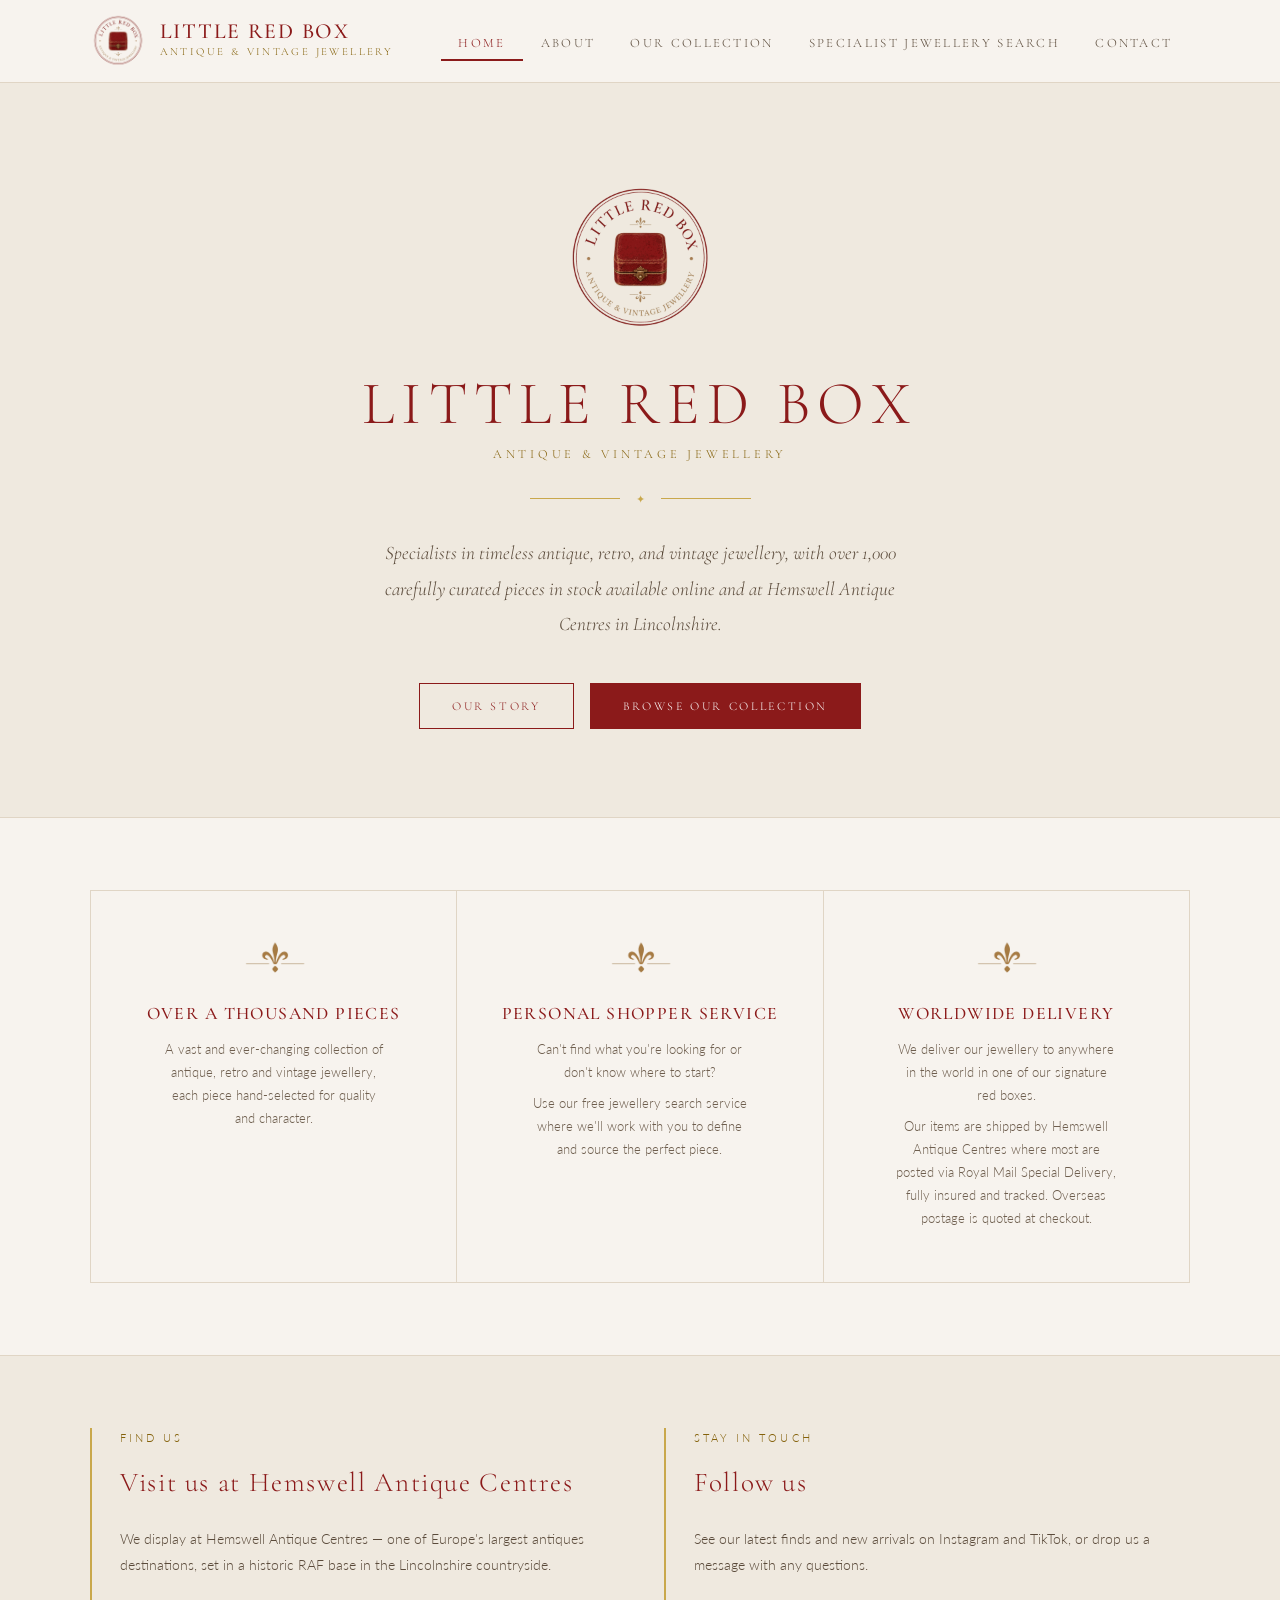
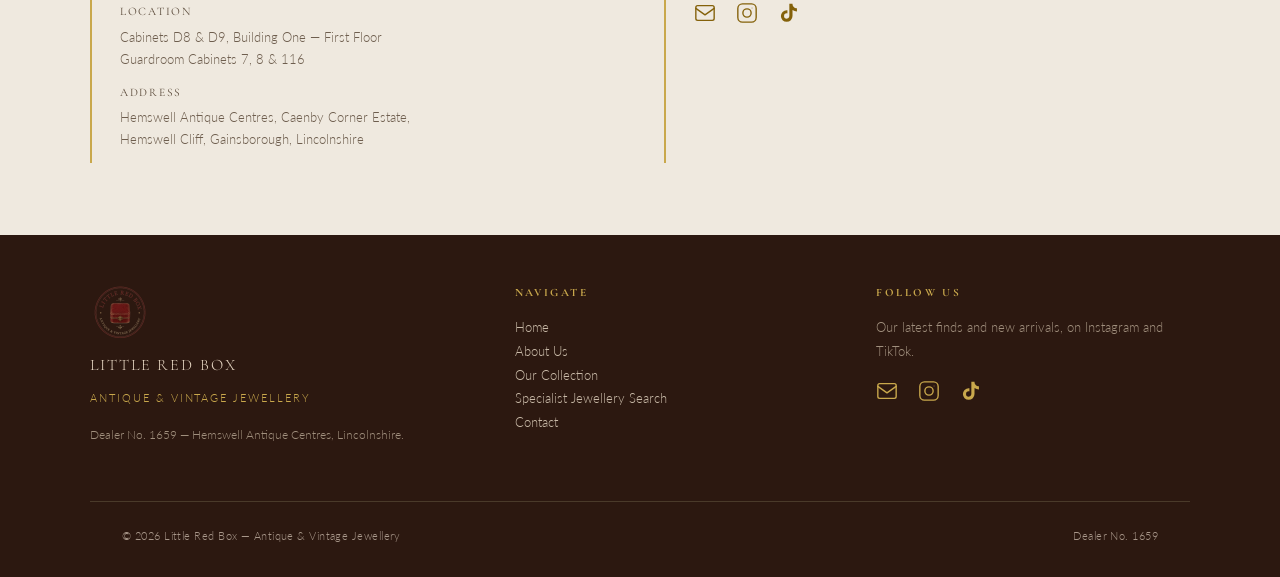
<file: index.html>
<!DOCTYPE html>
<html lang="en-GB">
<head>
  <meta charset="UTF-8">
  <meta name="viewport" content="width=device-width, initial-scale=1.0">
  <title>Little Red Box — Antique &amp; Vintage Jewellery</title>
  <meta name="description" content="Antique, retro and vintage jewellery specialists with over 1,000 hand-picked pieces, available online and at Hemswell Antique Centres, Lincolnshire.">
  <link rel="canonical" href="https://littleredbox.co.uk/">
  <meta name="theme-color" content="#F7F3EE">
  <link rel="icon" type="image/png" sizes="32x32" href="assets/favicon-32.png">
  <link rel="apple-touch-icon" href="assets/apple-touch-icon.png">

  <meta property="og:type" content="website">
  <meta property="og:site_name" content="Little Red Box">
  <meta property="og:locale" content="en_GB">
  <meta property="og:title" content="Little Red Box — Antique &amp; Vintage Jewellery">
  <meta property="og:description" content="Antique, retro and vintage jewellery specialists with over 1,000 hand-picked pieces, available online and at Hemswell Antique Centres, Lincolnshire.">
  <meta property="og:url" content="https://littleredbox.co.uk/">
  <meta property="og:image" content="https://littleredbox.co.uk/assets/og-image.jpg">
  <meta property="og:image:width" content="1200">
  <meta property="og:image:height" content="630">
  <meta property="og:image:alt" content="Little Red Box — Antique &amp; Vintage Jewellery logo">
  <meta name="twitter:card" content="summary_large_image">

  <script type="application/ld+json">
  {
    "@context": "https://schema.org",
    "@type": "JewelryStore",
    "name": "Little Red Box",
    "description": "Antique, retro and vintage jewellery specialists.",
    "url": "https://littleredbox.co.uk/",
    "logo": "https://littleredbox.co.uk/assets/logo.png",
    "image": "https://littleredbox.co.uk/assets/og-image.jpg",
    "address": {
      "@type": "PostalAddress",
      "streetAddress": "Hemswell Antique Centres, Caenby Corner Estate, Hemswell Cliff",
      "addressLocality": "Gainsborough",
      "addressRegion": "Lincolnshire",
      "postalCode": "DN21 5TJ",
      "addressCountry": "GB"
    },
    "sameAs": [
      "https://www.instagram.com/little.red.box.jewellery/",
      "https://www.tiktok.com/@little.red.box.jewellery"
    ]
  }
  </script>
  <link rel="preconnect" href="https://fonts.googleapis.com">
  <link rel="preconnect" href="https://fonts.gstatic.com" crossorigin>
  <link href="https://fonts.googleapis.com/css2?family=Cormorant+Garamond:ital,wght@0,300;0,400;0,500;0,600;1,300;1,400;1,500&family=Lato:wght@300;400&display=swap" rel="stylesheet">
  <link rel="stylesheet" href="styles.css">
  <style>
    /* ── HOME-SPECIFIC ── */
    .hero {
      background-color: var(--parchment);
      border-bottom: 1px solid var(--border);
      text-align: center;
      padding: 6rem 2rem 5.5rem;
      display: flex;
      flex-direction: column;
      align-items: center;
    }

    .hero-logo {
      height: 160px;
      width: 160px;
      object-fit: contain;
      margin-bottom: 2rem;
    }

    .hero h1 {
      font-family: 'Cormorant Garamond', serif;
      font-size: clamp(2.2rem, 6vw, 3.8rem);
      font-weight: 300;
      color: var(--crimson);
      letter-spacing: 0.12em;
      text-transform: uppercase;
      line-height: 1.1;
      margin-bottom: 0.4rem;
    }

    .hero-sub {
      font-family: 'Cormorant Garamond', serif;
      font-size: 0.78rem;
      letter-spacing: 0.3em;
      text-transform: uppercase;
      color: var(--gold);
      margin-bottom: 1.5rem;
    }

    .hero-ornament {
      display: flex;
      align-items: center;
      gap: 1rem;
      color: var(--gold-l);
      margin-bottom: 1.75rem;
    }

    .hero-ornament::before,
    .hero-ornament::after {
      content: '';
      display: block;
      width: 90px;
      height: 1px;
      background-color: var(--gold-l);
    }

    .hero-ornament span { font-size: 0.7rem; }

    .hero-lead {
      font-family: 'Cormorant Garamond', serif;
      font-style: italic;
      font-size: clamp(1.05rem, 2.5vw, 1.2rem);
      color: var(--text-mid);
      max-width: 520px;
      line-height: 1.85;
      margin-bottom: 2.5rem;
    }

    .hero-cta {
      display: flex;
      gap: 1rem;
      flex-wrap: wrap;
      justify-content: center;
    }

    /* ── PILLARS ── */
    .pillars {
      padding: 4.5rem 2rem;
      border-bottom: 1px solid var(--border);
    }

    .pillars-grid {
      max-width: 1100px;
      margin: 0 auto;
      display: grid;
      grid-template-columns: repeat(3, 1fr);
      gap: 1px;
      background-color: var(--border);
      border: 1px solid var(--border);
    }

    .pillar {
      background-color: var(--cream);
      text-align: center;
      padding: 2.75rem 2rem;
    }

    .pillar-icon {
      width: 64px;
      height: auto;
      margin: 0 auto 1rem;
      display: block;
    }

    .pillar h2 {
      font-family: 'Cormorant Garamond', serif;
      font-size: 1.1rem;
      font-weight: 500;
      letter-spacing: 0.08em;
      text-transform: uppercase;
      color: var(--crimson);
      margin-bottom: 0.6rem;
    }

    .pillar p {
      font-size: 0.82rem;
      color: var(--text-light);
      line-height: 1.75;
      max-width: 220px;
      margin: 0 auto 0.5rem;
    }

    /* ── VISIT ── */
    .visit-section {
      padding: 4.5rem 2rem;
      background-color: var(--parchment);
    }

    .visit-inner {
      max-width: 1100px;
      margin: 0 auto;
      display: grid;
      grid-template-columns: 1fr 1fr;
      gap: 3rem;
    }

    .visit-card {
      border-left: 2px solid var(--gold-l);
      padding-left: 1.75rem;
    }

    .visit-card .eyebrow {
      font-size: 0.68rem;
      letter-spacing: 0.28em;
      text-transform: uppercase;
      color: var(--gold);
      margin-bottom: 0.75rem;
    }

    .visit-card h2 {
      font-family: 'Cormorant Garamond', serif;
      font-size: clamp(1.3rem, 2.4vw, 1.7rem);
      font-weight: 300;
      color: var(--crimson);
      letter-spacing: 0.06em;
      margin-bottom: 1.25rem;
    }

    .visit-card p {
      font-size: 0.88rem;
      color: var(--text-mid);
      line-height: 1.85;
      margin-bottom: 1.5rem;
    }

    .visit-details p {
      font-size: 0.82rem;
      color: var(--text-light);
      line-height: 1.7;
      margin-bottom: 0.75rem;
    }

    .visit-details strong {
      font-weight: 400;
      color: var(--text-mid);
      display: block;
      font-family: 'Cormorant Garamond', serif;
      font-size: 0.72rem;
      letter-spacing: 0.15em;
      text-transform: uppercase;
      margin-bottom: 0.25rem;
    }

    @media (max-width: 820px) {
      .pillars-grid { grid-template-columns: 1fr; }
      .visit-inner { grid-template-columns: 1fr; gap: 2.5rem; }
    }
  </style>
</head>
<body>

  <!-- ══ HEADER ══ -->
  <header class="site-header">
    <div class="header-inner">
      <a href="./" class="header-logo">
        <img src="assets/logo.png" alt="Little Red Box">
        <div class="header-logo-text">
          <span class="brand">Little Red Box</span>
          <span class="tagline">Antique &amp; Vintage Jewellery</span>
        </div>
      </a>
      <button class="nav-toggle" aria-label="Menu" aria-expanded="false" aria-controls="site-nav"><span></span><span></span><span></span></button>
      <nav id="site-nav" aria-label="Main">
        <ul class="header-nav">
          <li><a href="./" class="active" aria-current="page">Home</a></li>
          <li><a href="about">About</a></li>
          <li><a href="collection" class="nav-collection">Our Collection</a></li>
          <li><a href="search">Specialist Jewellery Search</a></li>
          <li><a href="contact">Contact</a></li>
        </ul>
      </nav>
    </div>
  </header>

  <!-- ══ MAIN ══ -->
  <main>

    <!-- Hero -->
    <section class="hero">
      <img src="assets/logo.png" alt="Little Red Box" class="hero-logo">
      <h1>Little Red Box</h1>
      <p class="hero-sub">Antique &amp; Vintage Jewellery</p>
      <div class="hero-ornament"><span>&#10022;</span></div>
      <p class="hero-lead">Specialists in timeless antique, retro, and vintage jewellery, with over 1,000 carefully curated pieces in stock available online and at Hemswell Antique Centres in Lincolnshire.</p>
      <div class="hero-cta">
        <a href="about" class="btn btn-outline">Our Story</a>
        <a href="collection" class="btn btn-primary">Browse Our Collection</a>
      </div>
    </section>

    <!-- Pillars -->
    <section class="pillars">
      <div class="pillars-grid">
        <div class="pillar">
          <img src="assets/icon.png" alt="" class="pillar-icon">
          <h2>Over A Thousand Pieces</h2>
          <p>A vast and ever-changing collection of antique, retro and vintage jewellery, each piece hand-selected for quality and character.</p>
        </div>
        <div class="pillar">
          <img src="assets/icon.png" alt="" class="pillar-icon">
          <h2>Personal Shopper Service</h2>
          <p>Can't find what you're looking for or don't know where to start?</p>
          <p>Use our free jewellery search service where we'll work with you to define and source the perfect piece.</p>
        </div>
        <div class="pillar">
          <img src="assets/icon.png" alt="" class="pillar-icon">
          <h2>Worldwide Delivery</h2>
          <p>We deliver our jewellery to anywhere in the world in one of our signature red boxes.</p>
          <p>Our items are shipped by Hemswell Antique Centres where most are posted via Royal Mail Special Delivery, fully insured and tracked. Overseas postage is quoted at checkout.</p>
        </div>
      </div>
    </section>

    <!-- Visit -->
    <section class="visit-section">
      <div class="visit-inner">
        <div class="visit-card">
          <p class="eyebrow">Find Us</p>
          <h2>Visit us at Hemswell Antique Centres</h2>
          <p>We display at Hemswell Antique Centres — one of Europe's largest antiques destinations, set in a historic RAF base in the Lincolnshire countryside.</p>
          <div class="visit-details">
            <p><strong>Location</strong>Cabinets D8 &amp; D9, Building One — First Floor<br>Guardroom Cabinets 7, 8 &amp; 116</p>
            <p><strong>Address</strong>Hemswell Antique Centres, Caenby Corner Estate,<br>Hemswell Cliff, Gainsborough, Lincolnshire</p>
          </div>
        </div>
        <div class="visit-card">
          <p class="eyebrow">Stay in Touch</p>
          <h2>Follow us</h2>
          <p>See our latest finds and new arrivals on Instagram and TikTok, or drop us a message with any questions.</p>
          <div class="social-links">
            <a href="contact" aria-label="Contact us">
              <svg xmlns="http://www.w3.org/2000/svg" viewBox="0 0 24 24" fill="none" stroke="currentColor" stroke-width="1.5" stroke-linecap="round" stroke-linejoin="round"><rect x="2" y="4" width="20" height="16" rx="2"/><path d="M2 7l10 7 10-7"/></svg>
            </a>
            <a href="https://www.instagram.com/little.red.box.jewellery?igsh=c3V3YnBmN3FnaTFx" target="_blank" rel="noopener" aria-label="Instagram (opens in new tab)">
              <svg xmlns="http://www.w3.org/2000/svg" viewBox="0 0 24 24" fill="none" stroke="currentColor" stroke-width="1.5" stroke-linecap="round" stroke-linejoin="round"><rect x="2" y="2" width="20" height="20" rx="5" ry="5"/><circle cx="12" cy="12" r="4.5"/><circle cx="17.5" cy="6.5" r="0.5" fill="currentColor" stroke="none"/></svg>
            </a>
            <a href="https://www.tiktok.com/@little.red.box.jewellery?_r=1&_t=ZN-96BzA6Npfcc" target="_blank" rel="noopener" aria-label="TikTok (opens in new tab)">
              <svg xmlns="http://www.w3.org/2000/svg" viewBox="0 0 24 24" fill="currentColor"><path d="M19.59 6.69a4.83 4.83 0 01-3.77-4.25V2h-3.45v13.67a2.89 2.89 0 01-2.88 2.5 2.89 2.89 0 01-2.89-2.89 2.89 2.89 0 012.89-2.89c.28 0 .54.04.79.1V9.01a6.27 6.27 0 00-.79-.05 6.34 6.34 0 00-6.34 6.34 6.34 6.34 0 006.34 6.34 6.34 6.34 0 006.33-6.34V8.77a8.27 8.27 0 004.84 1.55V6.88a4.85 4.85 0 01-1.07-.19z"/></svg>
            </a>
          </div>
        </div>
      </div>
    </section>

  </main>

  <!-- ══ FOOTER ══ -->
  <footer class="site-footer">
    <div class="footer-inner">
      <div class="footer-logo-col">
        <img src="assets/logo.png" alt="Little Red Box">
        <span class="f-brand">Little Red Box</span>
        <span class="f-tag">Antique &amp; Vintage Jewellery</span>
        <p class="f-copy">Dealer No. 1659 — Hemswell Antique Centres, Lincolnshire.</p>
      </div>
      <div class="footer-col">
        <h2>Navigate</h2>
        <p>
          <a href="./" aria-current="page">Home</a><br>
          <a href="about">About Us</a><br>
          <a href="collection">Our Collection</a><br>
          <a href="search">Specialist Jewellery Search</a><br>
          <a href="contact">Contact</a>
        </p>
      </div>
      <div class="footer-col">
        <h2>Follow Us</h2>
        <p>Our latest finds and new arrivals, on Instagram and TikTok.</p>
        <div class="social-links">
          <a href="contact" aria-label="Contact us">
            <svg xmlns="http://www.w3.org/2000/svg" viewBox="0 0 24 24" fill="none" stroke="currentColor" stroke-width="1.5" stroke-linecap="round" stroke-linejoin="round"><rect x="2" y="4" width="20" height="16" rx="2"/><path d="M2 7l10 7 10-7"/></svg>
          </a>
          <a href="https://www.instagram.com/little.red.box.jewellery?igsh=c3V3YnBmN3FnaTFx" target="_blank" rel="noopener" aria-label="Instagram (opens in new tab)">
            <svg xmlns="http://www.w3.org/2000/svg" viewBox="0 0 24 24" fill="none" stroke="currentColor" stroke-width="1.5" stroke-linecap="round" stroke-linejoin="round"><rect x="2" y="2" width="20" height="20" rx="5" ry="5"/><circle cx="12" cy="12" r="4.5"/><circle cx="17.5" cy="6.5" r="0.5" fill="currentColor" stroke="none"/></svg>
          </a>
          <a href="https://www.tiktok.com/@little.red.box.jewellery?_r=1&_t=ZN-96BzA6Npfcc" target="_blank" rel="noopener" aria-label="TikTok (opens in new tab)">
            <svg xmlns="http://www.w3.org/2000/svg" viewBox="0 0 24 24" fill="currentColor"><path d="M19.59 6.69a4.83 4.83 0 01-3.77-4.25V2h-3.45v13.67a2.89 2.89 0 01-2.88 2.5 2.89 2.89 0 01-2.89-2.89 2.89 2.89 0 012.89-2.89c.28 0 .54.04.79.1V9.01a6.27 6.27 0 00-.79-.05 6.34 6.34 0 00-6.34 6.34 6.34 6.34 0 006.34 6.34 6.34 6.34 0 006.33-6.34V8.77a8.27 8.27 0 004.84 1.55V6.88a4.85 4.85 0 01-1.07-.19z"/></svg>
          </a>
        </div>
      </div>
    </div>
    <div class="footer-bottom container">
      <span>© 2026 Little Red Box — Antique &amp; Vintage Jewellery</span>
      <span>Dealer No. 1659</span>
    </div>
  </footer>

  <script src="main.js"></script>
</body>
</html>
</file>
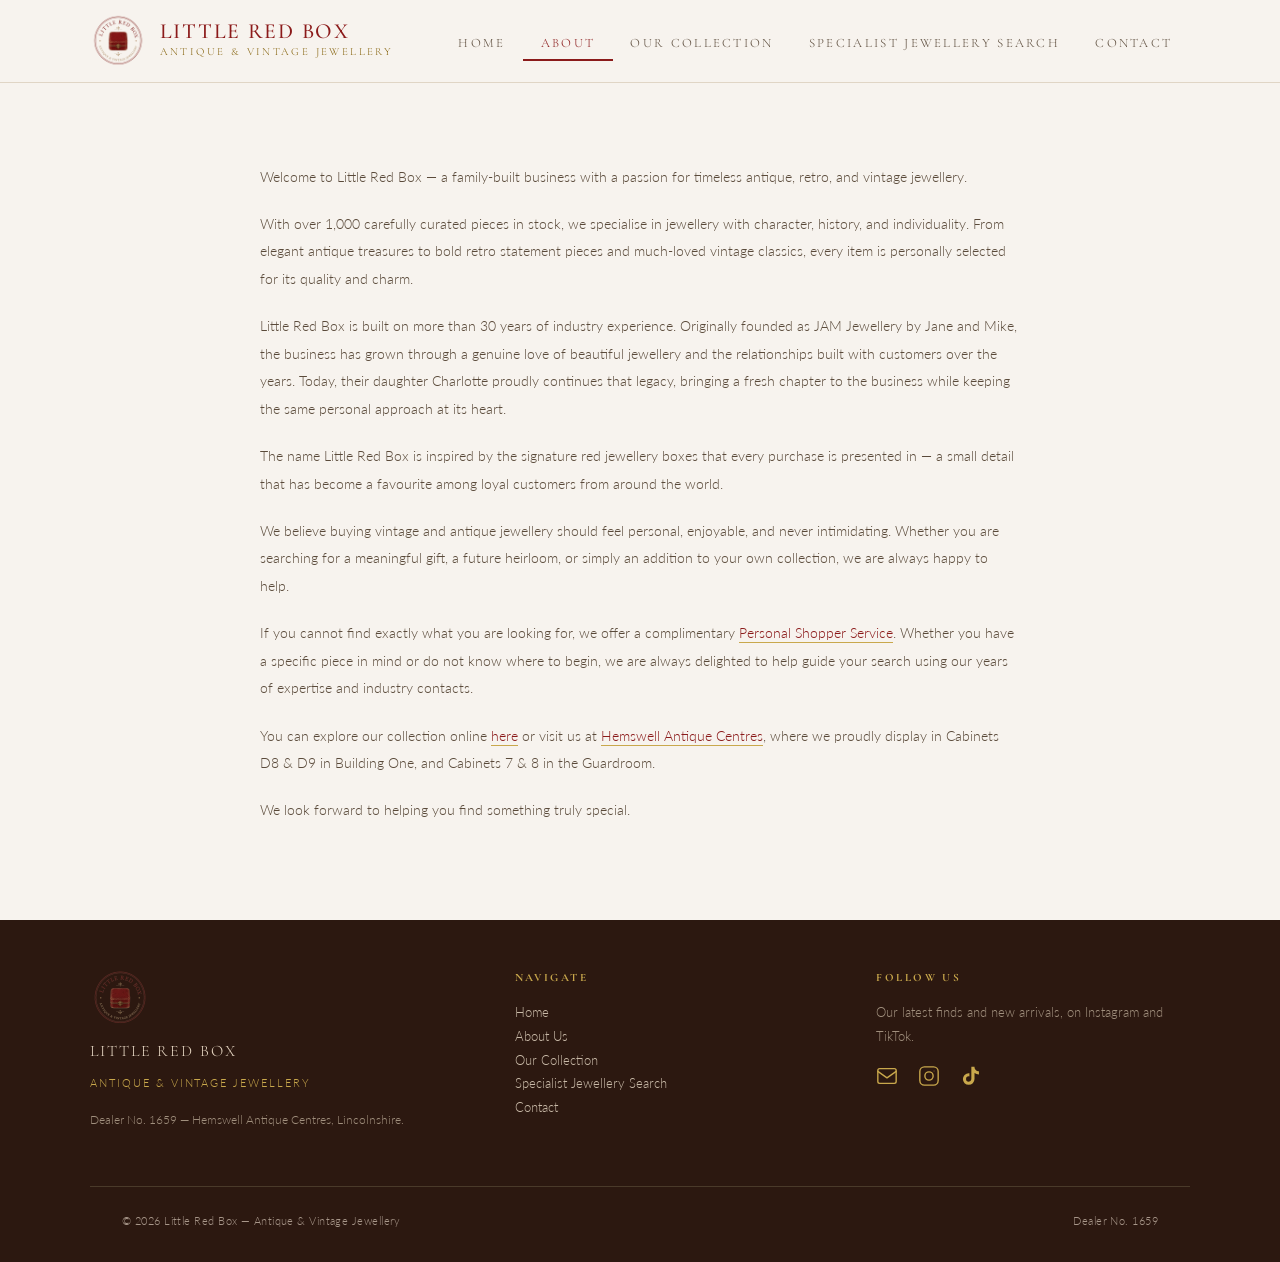
<file: about.html>
<!DOCTYPE html>
<html lang="en-GB">
<head>
  <meta charset="UTF-8">
  <meta name="viewport" content="width=device-width, initial-scale=1.0">
  <title>About Us — Little Red Box</title>
  <meta name="description" content="Little Red Box is a family jewellery business built on over 30 years&#x27; experience, specialising in antique, retro and vintage pieces with character and history.">
  <link rel="canonical" href="https://littleredbox.co.uk/about">
  <meta name="theme-color" content="#F7F3EE">
  <link rel="icon" type="image/png" sizes="32x32" href="assets/favicon-32.png">
  <link rel="apple-touch-icon" href="assets/apple-touch-icon.png">

  <meta property="og:type" content="website">
  <meta property="og:site_name" content="Little Red Box">
  <meta property="og:locale" content="en_GB">
  <meta property="og:title" content="About Us — Little Red Box">
  <meta property="og:description" content="Little Red Box is a family jewellery business built on over 30 years&#x27; experience, specialising in antique, retro and vintage pieces with character and history.">
  <meta property="og:url" content="https://littleredbox.co.uk/about">
  <meta property="og:image" content="https://littleredbox.co.uk/assets/og-image.jpg">
  <meta property="og:image:width" content="1200">
  <meta property="og:image:height" content="630">
  <meta property="og:image:alt" content="Little Red Box — Antique &amp; Vintage Jewellery logo">
  <meta name="twitter:card" content="summary_large_image">
  <link rel="preconnect" href="https://fonts.googleapis.com">
  <link rel="preconnect" href="https://fonts.gstatic.com" crossorigin>
  <link href="https://fonts.googleapis.com/css2?family=Cormorant+Garamond:ital,wght@0,300;0,400;0,500;0,600;1,300;1,400;1,500&family=Lato:wght@300;400&display=swap" rel="stylesheet">
  <link rel="stylesheet" href="styles.css">
  <style>
    /* ── ABOUT-SPECIFIC ── */
    .about-section {
      padding: 5rem 2rem 6rem;
    }

    .about-copy {
      max-width: 760px;
      margin: 0 auto;
    }

    .about-copy p {
      font-size: 0.88rem;
      color: var(--text-mid);
      line-height: 1.95;
      margin-bottom: 1.25rem;
    }

    .about-copy p:last-child { margin-bottom: 0; }

    .about-copy a {
      color: var(--crimson);
      text-decoration: none;
      border-bottom: 1px solid var(--gold-l);
      padding-bottom: 1px;
      transition: color 0.2s, border-color 0.2s;
    }

    .about-copy a:hover {
      color: var(--gold);
      border-bottom-color: var(--gold);
    }

  </style>
</head>
<body>

  <!-- ══ HEADER ══ -->
  <header class="site-header">
    <div class="header-inner">
      <a href="./" class="header-logo">
        <img src="assets/logo.png" alt="Little Red Box">
        <div class="header-logo-text">
          <span class="brand">Little Red Box</span>
          <span class="tagline">Antique &amp; Vintage Jewellery</span>
        </div>
      </a>
      <button class="nav-toggle" aria-label="Menu" aria-expanded="false" aria-controls="site-nav"><span></span><span></span><span></span></button>
      <nav id="site-nav" aria-label="Main">
        <ul class="header-nav">
          <li><a href="./">Home</a></li>
          <li><a href="about" class="active" aria-current="page">About</a></li>
          <li><a href="collection" class="nav-collection">Our Collection</a></li>
          <li><a href="search">Specialist Jewellery Search</a></li>
          <li><a href="contact">Contact</a></li>
        </ul>
      </nav>
    </div>
  </header>

  <!-- ══ MAIN ══ -->
  <main>

    <!-- Main about content -->
    <section class="about-section">
      <div class="about-copy">

        <p>Welcome to Little Red Box — a family-built business with a passion for timeless antique, retro, and vintage jewellery.</p>

        <p>With over 1,000 carefully curated pieces in stock, we specialise in jewellery with character, history, and individuality. From elegant antique treasures to bold retro statement pieces and much-loved vintage classics, every item is personally selected for its quality and charm.</p>

        <p>Little Red Box is built on more than 30 years of industry experience. Originally founded as JAM Jewellery by Jane and Mike, the business has grown through a genuine love of beautiful jewellery and the relationships built with customers over the years. Today, their daughter Charlotte proudly continues that legacy, bringing a fresh chapter to the business while keeping the same personal approach at its heart.</p>

        <p>The name Little Red Box is inspired by the signature red jewellery boxes that every purchase is presented in — a small detail that has become a favourite among loyal customers from around the world.</p>

        <p>We believe buying vintage and antique jewellery should feel personal, enjoyable, and never intimidating. Whether you are searching for a meaningful gift, a future heirloom, or simply an addition to your own collection, we are always happy to help.</p>

        <p>If you cannot find exactly what you are looking for, we offer a complimentary <a href="search">Personal Shopper Service</a>. Whether you have a specific piece in mind or do not know where to begin, we are always delighted to help guide your search using our years of expertise and industry contacts.</p>

        <p>You can explore our collection online <a href="collection">here</a> or visit us at <a href="contact">Hemswell Antique Centres</a>, where we proudly display in Cabinets D8 &amp; D9 in Building One, and Cabinets 7 &amp; 8 in the Guardroom.</p>

        <p>We look forward to helping you find something truly special.</p>

      </div>
    </section>

  </main>

  <!-- ══ FOOTER ══ -->
  <footer class="site-footer">
    <div class="footer-inner">
      <div class="footer-logo-col">
        <img src="assets/logo.png" alt="Little Red Box">
        <span class="f-brand">Little Red Box</span>
        <span class="f-tag">Antique &amp; Vintage Jewellery</span>
        <p class="f-copy">Dealer No. 1659 — Hemswell Antique Centres, Lincolnshire.</p>
      </div>
      <div class="footer-col">
        <h2>Navigate</h2>
        <p>
          <a href="./">Home</a><br>
          <a href="about" aria-current="page">About Us</a><br>
          <a href="collection">Our Collection</a><br>
          <a href="search">Specialist Jewellery Search</a><br>
          <a href="contact">Contact</a>
        </p>
      </div>
      <div class="footer-col">
        <h2>Follow Us</h2>
        <p>Our latest finds and new arrivals, on Instagram and TikTok.</p>
        <div class="social-links">
          <a href="contact" aria-label="Contact us">
            <svg xmlns="http://www.w3.org/2000/svg" viewBox="0 0 24 24" fill="none" stroke="currentColor" stroke-width="1.5" stroke-linecap="round" stroke-linejoin="round"><rect x="2" y="4" width="20" height="16" rx="2"/><path d="M2 7l10 7 10-7"/></svg>
          </a>
          <a href="https://www.instagram.com/little.red.box.jewellery?igsh=c3V3YnBmN3FnaTFx" target="_blank" rel="noopener" aria-label="Instagram (opens in new tab)">
            <svg xmlns="http://www.w3.org/2000/svg" viewBox="0 0 24 24" fill="none" stroke="currentColor" stroke-width="1.5" stroke-linecap="round" stroke-linejoin="round"><rect x="2" y="2" width="20" height="20" rx="5" ry="5"/><circle cx="12" cy="12" r="4.5"/><circle cx="17.5" cy="6.5" r="0.5" fill="currentColor" stroke="none"/></svg>
          </a>
          <a href="https://www.tiktok.com/@little.red.box.jewellery?_r=1&_t=ZN-96BzA6Npfcc" target="_blank" rel="noopener" aria-label="TikTok (opens in new tab)">
            <svg xmlns="http://www.w3.org/2000/svg" viewBox="0 0 24 24" fill="currentColor"><path d="M19.59 6.69a4.83 4.83 0 01-3.77-4.25V2h-3.45v13.67a2.89 2.89 0 01-2.88 2.5 2.89 2.89 0 01-2.89-2.89 2.89 2.89 0 012.89-2.89c.28 0 .54.04.79.1V9.01a6.27 6.27 0 00-.79-.05 6.34 6.34 0 00-6.34 6.34 6.34 6.34 0 006.34 6.34 6.34 6.34 0 006.33-6.34V8.77a8.27 8.27 0 004.84 1.55V6.88a4.85 4.85 0 01-1.07-.19z"/></svg>
          </a>
        </div>
      </div>
    </div>
    <div class="footer-bottom container">
      <span>© 2026 Little Red Box — Antique &amp; Vintage Jewellery</span>
      <span>Dealer No. 1659</span>
    </div>
  </footer>

  <script src="main.js"></script>
</body>
</html>
</file>
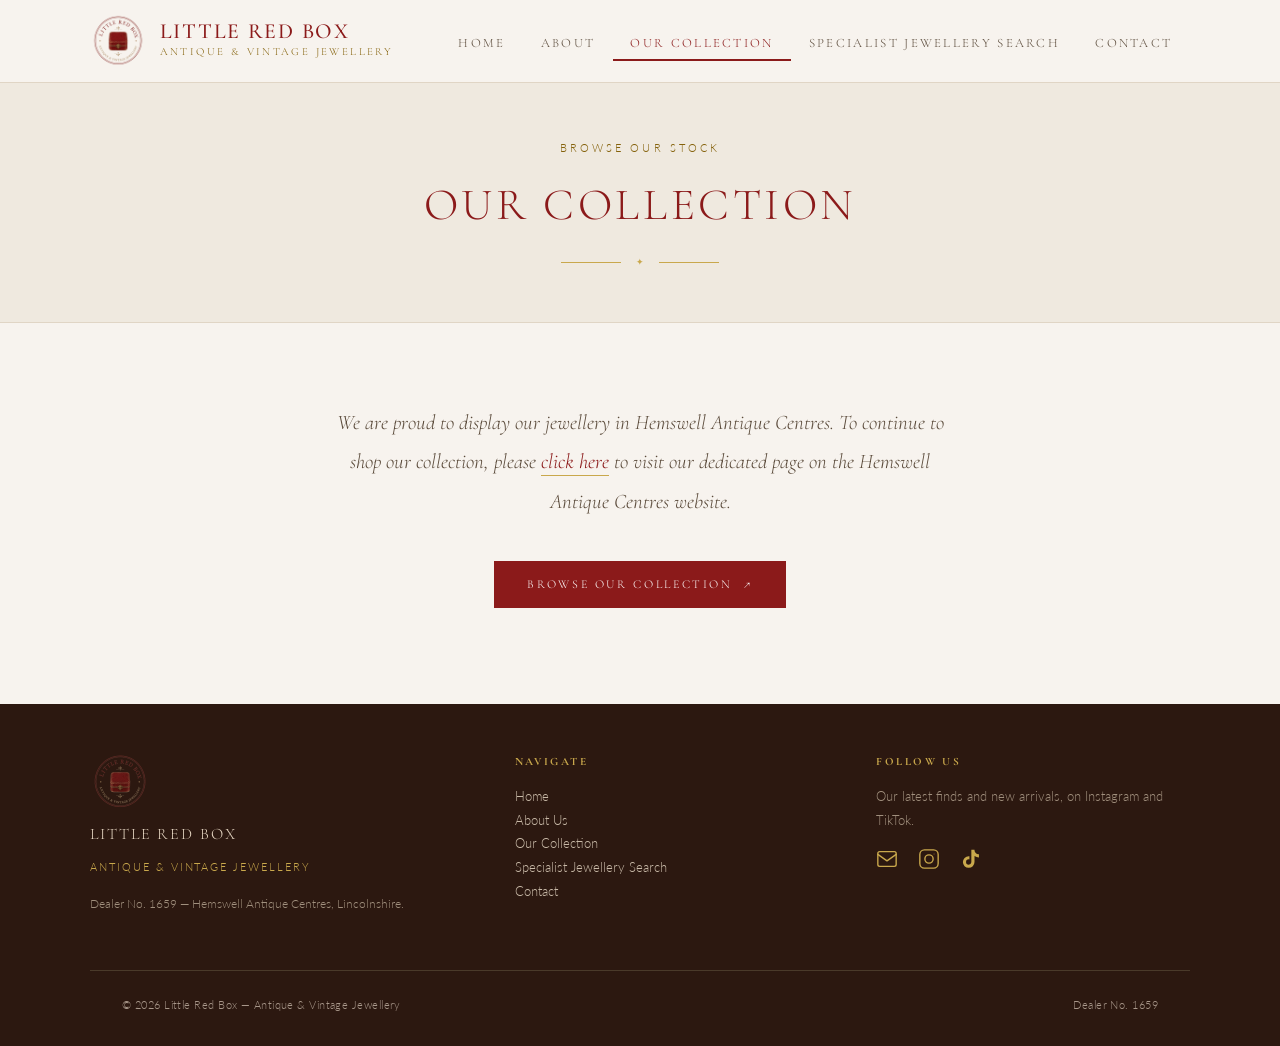
<file: collection.html>
<!DOCTYPE html>
<html lang="en-GB">
<head>
  <meta charset="UTF-8">
  <meta name="viewport" content="width=device-width, initial-scale=1.0">
  <title>Our Collection — Little Red Box</title>
  <meta name="description" content="Browse the Little Red Box collection of antique and vintage jewellery, displayed and sold through Hemswell Antique Centres in Lincolnshire.">
  <link rel="canonical" href="https://littleredbox.co.uk/collection">
  <meta name="theme-color" content="#F7F3EE">
  <link rel="icon" type="image/png" sizes="32x32" href="assets/favicon-32.png">
  <link rel="apple-touch-icon" href="assets/apple-touch-icon.png">

  <meta property="og:type" content="website">
  <meta property="og:site_name" content="Little Red Box">
  <meta property="og:locale" content="en_GB">
  <meta property="og:title" content="Our Collection — Little Red Box">
  <meta property="og:description" content="Browse the Little Red Box collection of antique and vintage jewellery, displayed and sold through Hemswell Antique Centres in Lincolnshire.">
  <meta property="og:url" content="https://littleredbox.co.uk/collection">
  <meta property="og:image" content="https://littleredbox.co.uk/assets/og-image.jpg">
  <meta property="og:image:width" content="1200">
  <meta property="og:image:height" content="630">
  <meta property="og:image:alt" content="Little Red Box — Antique &amp; Vintage Jewellery logo">
  <meta name="twitter:card" content="summary_large_image">
  <link rel="preconnect" href="https://fonts.googleapis.com">
  <link rel="preconnect" href="https://fonts.gstatic.com" crossorigin>
  <link href="https://fonts.googleapis.com/css2?family=Cormorant+Garamond:ital,wght@0,300;0,400;0,500;0,600;1,300;1,400;1,500&family=Lato:wght@300;400&display=swap" rel="stylesheet">
  <link rel="stylesheet" href="styles.css">
  <style>
    .collection-body {
      max-width: 680px;
      margin: 0 auto;
      text-align: center;
      padding: 5rem 2rem 6rem;
    }

    .collection-body p {
      font-family: 'Cormorant Garamond', serif;
      font-size: clamp(1.1rem, 2.5vw, 1.3rem);
      font-style: italic;
      color: var(--text-mid);
      line-height: 1.9;
    }

    .collection-body a:not(.btn) {
      color: var(--crimson);
      text-decoration: none;
      border-bottom: 1px solid var(--gold-l);
      padding-bottom: 1px;
      transition: color 0.2s, border-color 0.2s;
    }

    .collection-body a:not(.btn):hover {
      color: var(--gold);
      border-bottom-color: var(--gold);
    }

    .collection-cta {
      margin-top: 2.5rem;
    }
</style>
</head>
<body>

  <!-- ══ HEADER ══ -->
  <header class="site-header">
    <div class="header-inner">
      <a href="./" class="header-logo">
        <img src="assets/logo.png" alt="Little Red Box">
        <div class="header-logo-text">
          <span class="brand">Little Red Box</span>
          <span class="tagline">Antique &amp; Vintage Jewellery</span>
        </div>
      </a>
      <button class="nav-toggle" aria-label="Menu" aria-expanded="false" aria-controls="site-nav"><span></span><span></span><span></span></button>
      <nav id="site-nav" aria-label="Main">
        <ul class="header-nav">
          <li><a href="./">Home</a></li>
          <li><a href="about">About</a></li>
          <li><a href="collection" class="active nav-collection" aria-current="page">Our Collection</a></li>
          <li><a href="search">Specialist Jewellery Search</a></li>
          <li><a href="contact">Contact</a></li>
        </ul>
      </nav>
    </div>
  </header>

  <!-- ══ MAIN ══ -->
  <main>

    <div class="page-header">
      <p class="eyebrow">Browse Our Stock</p>
      <h1>Our Collection</h1>
      <div class="ornament"><span>&#10022;</span></div>
    </div>

    <div class="collection-body">
      <p>We are proud to display our jewellery in Hemswell Antique Centres. To continue to shop our collection, please <a href="https://www.hemswell-antiques.com/dealers/j-a-m-antiques-and-j-a-m-jewellery.html" target="_blank" rel="noopener">click here<span class="visually-hidden"> (opens in new tab)</span></a> to visit our dedicated page on the Hemswell Antique Centres website.</p>
      <div class="collection-cta">
        <a href="https://www.hemswell-antiques.com/dealers/j-a-m-antiques-and-j-a-m-jewellery.html" target="_blank" rel="noopener" class="btn btn-primary">Browse Our Collection &nbsp;↗<span class="visually-hidden"> (opens in new tab)</span></a>
      </div>
    </div>

  </main>

  <!-- ══ FOOTER ══ -->
  <footer class="site-footer">
    <div class="footer-inner">
      <div class="footer-logo-col">
        <img src="assets/logo.png" alt="Little Red Box">
        <span class="f-brand">Little Red Box</span>
        <span class="f-tag">Antique &amp; Vintage Jewellery</span>
        <p class="f-copy">Dealer No. 1659 — Hemswell Antique Centres, Lincolnshire.</p>
      </div>
      <div class="footer-col">
        <h2>Navigate</h2>
        <p>
          <a href="./">Home</a><br>
          <a href="about">About Us</a><br>
          <a href="collection" aria-current="page">Our Collection</a><br>
          <a href="search">Specialist Jewellery Search</a><br>
          <a href="contact">Contact</a>
        </p>
      </div>
      <div class="footer-col">
        <h2>Follow Us</h2>
        <p>Our latest finds and new arrivals, on Instagram and TikTok.</p>
        <div class="social-links">
          <a href="contact" aria-label="Contact us">
            <svg xmlns="http://www.w3.org/2000/svg" viewBox="0 0 24 24" fill="none" stroke="currentColor" stroke-width="1.5" stroke-linecap="round" stroke-linejoin="round"><rect x="2" y="4" width="20" height="16" rx="2"/><path d="M2 7l10 7 10-7"/></svg>
          </a>
          <a href="https://www.instagram.com/little.red.box.jewellery?igsh=c3V3YnBmN3FnaTFx" target="_blank" rel="noopener" aria-label="Instagram (opens in new tab)">
            <svg xmlns="http://www.w3.org/2000/svg" viewBox="0 0 24 24" fill="none" stroke="currentColor" stroke-width="1.5" stroke-linecap="round" stroke-linejoin="round"><rect x="2" y="2" width="20" height="20" rx="5" ry="5"/><circle cx="12" cy="12" r="4.5"/><circle cx="17.5" cy="6.5" r="0.5" fill="currentColor" stroke="none"/></svg>
          </a>
          <a href="https://www.tiktok.com/@little.red.box.jewellery?_r=1&_t=ZN-96BzA6Npfcc" target="_blank" rel="noopener" aria-label="TikTok (opens in new tab)">
            <svg xmlns="http://www.w3.org/2000/svg" viewBox="0 0 24 24" fill="currentColor"><path d="M19.59 6.69a4.83 4.83 0 01-3.77-4.25V2h-3.45v13.67a2.89 2.89 0 01-2.88 2.5 2.89 2.89 0 01-2.89-2.89 2.89 2.89 0 012.89-2.89c.28 0 .54.04.79.1V9.01a6.27 6.27 0 00-.79-.05 6.34 6.34 0 00-6.34 6.34 6.34 6.34 0 006.34 6.34 6.34 6.34 0 006.33-6.34V8.77a8.27 8.27 0 004.84 1.55V6.88a4.85 4.85 0 01-1.07-.19z"/></svg>
          </a>
        </div>
      </div>
    </div>
    <div class="footer-bottom container">
      <span>© 2026 Little Red Box — Antique &amp; Vintage Jewellery</span>
      <span>Dealer No. 1659</span>
    </div>
  </footer>

  <script src="main.js"></script>
</body>
</html>
</file>
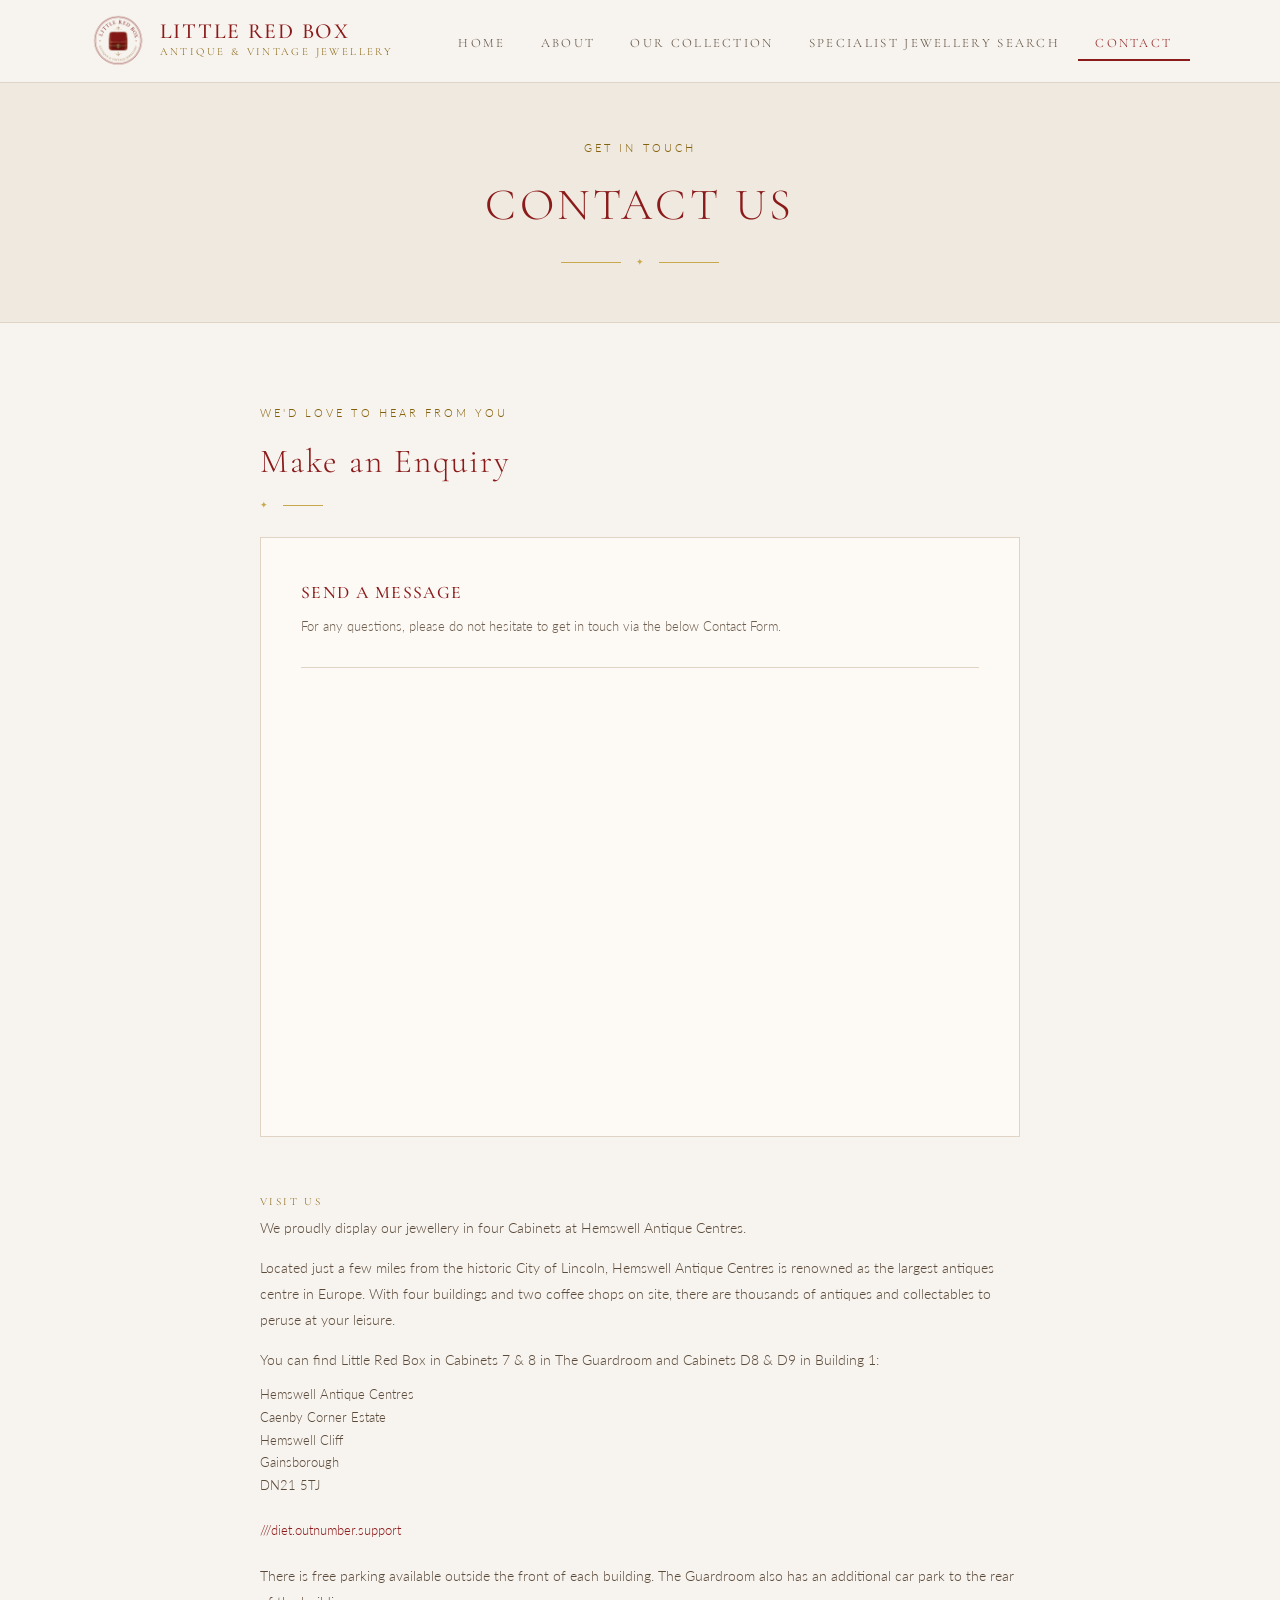
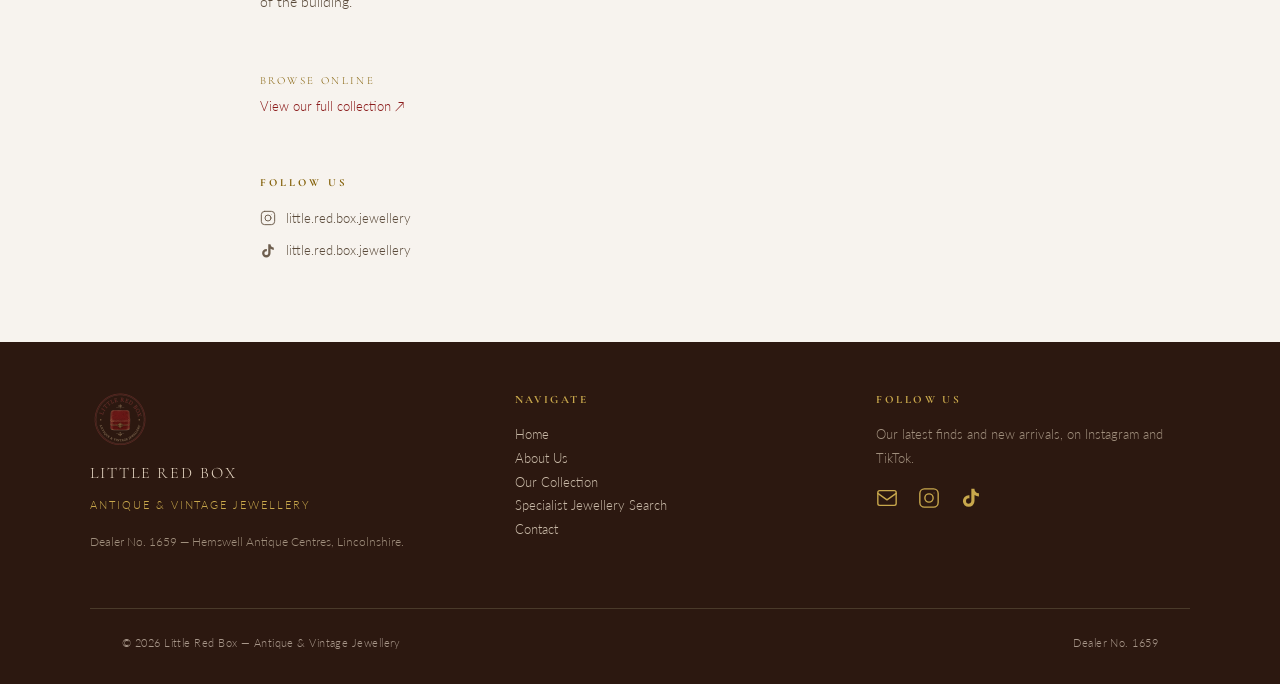
<file: contact.html>
<!DOCTYPE html>
<html lang="en-GB">
<head>
  <meta charset="UTF-8">
  <meta name="viewport" content="width=device-width, initial-scale=1.0">
  <title>Contact — Little Red Box</title>
  <meta name="description" content="Get in touch with Little Red Box, or visit our cabinets at Hemswell Antique Centres near Lincoln, with free parking outside each building.">
  <link rel="canonical" href="https://littleredbox.co.uk/contact">
  <meta name="theme-color" content="#F7F3EE">
  <link rel="icon" type="image/png" sizes="32x32" href="assets/favicon-32.png">
  <link rel="apple-touch-icon" href="assets/apple-touch-icon.png">

  <meta property="og:type" content="website">
  <meta property="og:site_name" content="Little Red Box">
  <meta property="og:locale" content="en_GB">
  <meta property="og:title" content="Contact — Little Red Box">
  <meta property="og:description" content="Get in touch with Little Red Box, or visit our cabinets at Hemswell Antique Centres near Lincoln, with free parking outside each building.">
  <meta property="og:url" content="https://littleredbox.co.uk/contact">
  <meta property="og:image" content="https://littleredbox.co.uk/assets/og-image.jpg">
  <meta property="og:image:width" content="1200">
  <meta property="og:image:height" content="630">
  <meta property="og:image:alt" content="Little Red Box — Antique &amp; Vintage Jewellery logo">
  <meta name="twitter:card" content="summary_large_image">
  <link rel="preconnect" href="https://fonts.googleapis.com">
  <link rel="preconnect" href="https://fonts.gstatic.com" crossorigin>
  <link href="https://fonts.googleapis.com/css2?family=Cormorant+Garamond:ital,wght@0,300;0,400;0,500;0,600;1,300;1,400;1,500&family=Lato:wght@300;400&display=swap" rel="stylesheet">
  <link rel="stylesheet" href="styles.css">
  <style>
    /* ── CONTACT-SPECIFIC ── */
    .contact-section {
      padding: 5rem 2rem;
    }

    .contact-inner {
      max-width: 760px;
      margin: 0 auto;
      display: grid;
      gap: 3.5rem;
    }

    /* Sidebar info */
    .contact-info .eyebrow {
      font-size: 0.68rem;
      letter-spacing: 0.28em;
      text-transform: uppercase;
      color: var(--gold);
      margin-bottom: 0.6rem;
    }

    .contact-info h2 {
      font-family: 'Cormorant Garamond', serif;
      font-size: clamp(1.6rem, 3vw, 2.1rem);
      font-weight: 300;
      color: var(--crimson);
      letter-spacing: 0.06em;
      margin-bottom: 0.5rem;
    }

    .contact-info .ornament {
      justify-content: flex-start;
      margin-bottom: 1.5rem;
    }

    .contact-info .ornament::before { display: none; }
    .contact-info .ornament::after { width: 40px; }

    .contact-info p {
      font-size: 0.85rem;
      color: var(--text-mid);
      line-height: 1.9;
      margin-bottom: 2rem;
    }

    .contact-detail {
      display: flex;
      flex-direction: column;
      gap: 1.5rem;
    }

    .contact-detail-item {}

    .contact-detail-item dt {
      font-family: 'Cormorant Garamond', serif;
      font-size: 0.68rem;
      letter-spacing: 0.22em;
      text-transform: uppercase;
      color: var(--gold);
      margin-bottom: 0.3rem;
    }

    .contact-detail-item dd {
      font-size: 0.83rem;
      color: var(--text-mid);
      line-height: 1.7;
    }

    .contact-detail-item dd a {
      color: var(--crimson);
      text-decoration: none;
    }

    .contact-detail-item dd a:hover {
      text-decoration: underline;
    }

    /* Form wrapper */
    .contact-form-wrap {
      background-color: var(--card-bg);
      border: 1px solid var(--border);
      padding: 2.5rem;
      margin-bottom: 3.5rem;
    }

    .contact-form-wrap h3 {
      font-family: 'Cormorant Garamond', serif;
      font-size: 1.1rem;
      font-weight: 500;
      letter-spacing: 0.08em;
      text-transform: uppercase;
      color: var(--crimson);
      margin-bottom: 0.4rem;
    }

    .contact-form-wrap .form-sub {
      font-size: 0.8rem;
      color: var(--text-light);
      margin-bottom: 1.75rem;
      padding-bottom: 1.75rem;
      border-bottom: 1px solid var(--border);
    }

    /* Tally iframe reset */
    .contact-form-wrap iframe {
      display: block;
      width: 100%;
      border: none;
    }

    /* Social follow */
    .contact-social h2 {
      font-family: 'Cormorant Garamond', serif;
      font-size: 0.68rem;
      letter-spacing: 0.28em;
      text-transform: uppercase;
      color: var(--gold);
      margin-bottom: 0.9rem;
    }

    .contact-social-list {
      display: flex;
      flex-direction: column;
      gap: 0.65rem;
      list-style: none;
    }

    .contact-social-list a {
      display: flex;
      align-items: center;
      gap: 0.6rem;
      text-decoration: none;
      color: var(--text-mid);
      font-size: 0.83rem;
      transition: color 0.2s;
    }

    .contact-social-list a:hover { color: var(--crimson); }

    .contact-social-list svg {
      width: 16px;
      height: 16px;
      flex-shrink: 0;
      color: var(--text-light);
      transition: color 0.2s;
    }

    .contact-social-list a:hover svg { color: var(--crimson); }

  </style>
</head>
<body>

  <!-- ══ HEADER ══ -->
  <header class="site-header">
    <div class="header-inner">
      <a href="./" class="header-logo">
        <img src="assets/logo.png" alt="Little Red Box">
        <div class="header-logo-text">
          <span class="brand">Little Red Box</span>
          <span class="tagline">Antique &amp; Vintage Jewellery</span>
        </div>
      </a>
      <button class="nav-toggle" aria-label="Menu" aria-expanded="false" aria-controls="site-nav"><span></span><span></span><span></span></button>
      <nav id="site-nav" aria-label="Main">
        <ul class="header-nav">
          <li><a href="./">Home</a></li>
          <li><a href="about">About</a></li>
          <li><a href="collection" class="nav-collection">Our Collection</a></li>
          <li><a href="search">Specialist Jewellery Search</a></li>
          <li><a href="contact" class="active" aria-current="page">Contact</a></li>
        </ul>
      </nav>
    </div>
  </header>

  <!-- ══ MAIN ══ -->
  <main>

    <!-- Page header -->
    <div class="page-header">
      <p class="eyebrow">Get In Touch</p>
      <h1>Contact Us</h1>
      <div class="ornament"><span>&#10022;</span></div>
    </div>

    <!-- Contact section -->
    <section class="contact-section">
      <div class="contact-inner">

        <!-- Info -->
        <div class="contact-info">
          <p class="eyebrow">We'd Love to Hear From You</p>
          <h2>Make an Enquiry</h2>
          <div class="ornament"><span>&#10022;</span></div>

          <div class="contact-form-wrap">
            <h3>Send a Message</h3>
            <p class="form-sub">For any questions, please do not hesitate to get in touch via the below Contact Form.</p>

            <!-- ╔══════════════════════════════════════════════════╗
                 ║  Replace gDYq5D with your Tally form ID   ║
                 ║  e.g. https://tally.so/r/abc123 → ID = abc123   ║
                 ╚══════════════════════════════════════════════════╝ -->
            <iframe
              data-tally-src="https://tally.so/embed/gDYq5D?alignLeft=1&hideTitle=1&transparentBackground=1&dynamicHeight=1&accentColor=8B1A1A"
              loading="lazy"
              width="100%"
              height="400"
              frameborder="0"
              marginheight="0"
              marginwidth="0"
              title="Contact Little Red Box">
            </iframe>
            <script>
              var d = document,
                  w = "https://tally.so/widgets/embed.js",
                  l = function () {
                    if ("undefined" != typeof Tally) Tally.loadEmbeds();
                    else d.querySelectorAll("[data-tally-src]:not([src])").forEach(function (e) {
                      e.src = e.dataset.tallySrc;
                    });
                  };
              if ("undefined" != typeof Tally) l();
              else if (d.querySelector('script[src="' + w + '"]') == null) {
                var s = d.createElement("script");
                s.src = w;
                s.onload = l;
                s.onerror = l;
                d.body.appendChild(s);
              }
            </script>
          </div>

          <dl class="contact-detail">
            <div class="contact-detail-item">
              <dt>Visit Us</dt>
              <dd>
                <p style="margin-bottom:0.9rem;">We proudly display our jewellery in four Cabinets at Hemswell Antique Centres.</p>
                <p style="margin-bottom:0.9rem;">Located just a few miles from the historic City of Lincoln, Hemswell Antique Centres is renowned as the largest antiques centre in Europe. With four buildings and two coffee shops on site, there are thousands of antiques and collectables to peruse at your leisure.</p>
                <p style="margin-bottom:0.6rem;">You can find Little Red Box in Cabinets 7 &amp; 8 in The Guardroom and Cabinets D8 &amp; D9 in Building 1:</p>
                Hemswell Antique Centres<br>
                Caenby Corner Estate<br>
                Hemswell Cliff<br>
                Gainsborough<br>
                DN21 5TJ<br><br>
                <a href="https://what3words.com/diet.outnumber.support" target="_blank" rel="noopener">///diet.outnumber.support<span class="visually-hidden"> (opens in new tab)</span></a><br><br>
                <p style="margin-top:0rem;">There is free parking available outside the front of each building. The Guardroom also has an additional car park to the rear of the building.</p>
              </dd>
            </div>
            <div class="contact-detail-item">
              <dt>Browse Online</dt>
              <dd>
                <a href="https://www.hemswell-antiques.com/dealers/j-a-m-antiques-and-j-a-m-jewellery.html" target="_blank" rel="noopener">View our full collection ↗<span class="visually-hidden"> (opens in new tab)</span></a>
              </dd>
            </div>
          </dl>
        </div>

        <!-- Social -->
        <div>
          <div class="contact-social">
            <h2>Follow Us</h2>
            <ul class="contact-social-list">
              <li>
                <a href="https://www.instagram.com/little.red.box.jewellery?igsh=c3V3YnBmN3FnaTFx" target="_blank" rel="noopener">
                  <svg xmlns="http://www.w3.org/2000/svg" viewBox="0 0 24 24" fill="none" stroke="currentColor" stroke-width="1.5" stroke-linecap="round" stroke-linejoin="round"><rect x="2" y="2" width="20" height="20" rx="5" ry="5"/><circle cx="12" cy="12" r="4.5"/><circle cx="17.5" cy="6.5" r="0.5" fill="currentColor" stroke="none"/></svg>
                  <span class="visually-hidden">Instagram: </span>little.red.box.jewellery<span class="visually-hidden"> (opens in new tab)</span>
                </a>
              </li>
              <li>
                <a href="https://www.tiktok.com/@little.red.box.jewellery?_r=1&_t=ZN-96BzA6Npfcc" target="_blank" rel="noopener">
                  <svg xmlns="http://www.w3.org/2000/svg" viewBox="0 0 24 24" fill="currentColor"><path d="M19.59 6.69a4.83 4.83 0 01-3.77-4.25V2h-3.45v13.67a2.89 2.89 0 01-2.88 2.5 2.89 2.89 0 01-2.89-2.89 2.89 2.89 0 012.89-2.89c.28 0 .54.04.79.1V9.01a6.27 6.27 0 00-.79-.05 6.34 6.34 0 00-6.34 6.34 6.34 6.34 0 006.34 6.34 6.34 6.34 0 006.33-6.34V8.77a8.27 8.27 0 004.84 1.55V6.88a4.85 4.85 0 01-1.07-.19z"/></svg>
                  <span class="visually-hidden">TikTok: </span>little.red.box.jewellery<span class="visually-hidden"> (opens in new tab)</span>
                </a>
              </li>
            </ul>
          </div>
        </div>

      </div>
    </section>

  </main>

  <!-- ══ FOOTER ══ -->
  <footer class="site-footer">
    <div class="footer-inner">
      <div class="footer-logo-col">
        <img src="assets/logo.png" alt="Little Red Box">
        <span class="f-brand">Little Red Box</span>
        <span class="f-tag">Antique &amp; Vintage Jewellery</span>
        <p class="f-copy">Dealer No. 1659 — Hemswell Antique Centres, Lincolnshire.</p>
      </div>
      <div class="footer-col">
        <h2>Navigate</h2>
        <p>
          <a href="./">Home</a><br>
          <a href="about">About Us</a><br>
          <a href="collection">Our Collection</a><br>
          <a href="search">Specialist Jewellery Search</a><br>
          <a href="contact" aria-current="page">Contact</a>
        </p>
      </div>
      <div class="footer-col">
        <h2>Follow Us</h2>
        <p>Our latest finds and new arrivals, on Instagram and TikTok.</p>
        <div class="social-links">
          <a href="contact" aria-label="Contact us">
            <svg xmlns="http://www.w3.org/2000/svg" viewBox="0 0 24 24" fill="none" stroke="currentColor" stroke-width="1.5" stroke-linecap="round" stroke-linejoin="round"><rect x="2" y="4" width="20" height="16" rx="2"/><path d="M2 7l10 7 10-7"/></svg>
          </a>
          <a href="https://www.instagram.com/little.red.box.jewellery?igsh=c3V3YnBmN3FnaTFx" target="_blank" rel="noopener" aria-label="Instagram (opens in new tab)">
            <svg xmlns="http://www.w3.org/2000/svg" viewBox="0 0 24 24" fill="none" stroke="currentColor" stroke-width="1.5" stroke-linecap="round" stroke-linejoin="round"><rect x="2" y="2" width="20" height="20" rx="5" ry="5"/><circle cx="12" cy="12" r="4.5"/><circle cx="17.5" cy="6.5" r="0.5" fill="currentColor" stroke="none"/></svg>
          </a>
          <a href="https://www.tiktok.com/@little.red.box.jewellery?_r=1&_t=ZN-96BzA6Npfcc" target="_blank" rel="noopener" aria-label="TikTok (opens in new tab)">
            <svg xmlns="http://www.w3.org/2000/svg" viewBox="0 0 24 24" fill="currentColor"><path d="M19.59 6.69a4.83 4.83 0 01-3.77-4.25V2h-3.45v13.67a2.89 2.89 0 01-2.88 2.5 2.89 2.89 0 01-2.89-2.89 2.89 2.89 0 012.89-2.89c.28 0 .54.04.79.1V9.01a6.27 6.27 0 00-.79-.05 6.34 6.34 0 00-6.34 6.34 6.34 6.34 0 006.34 6.34 6.34 6.34 0 006.33-6.34V8.77a8.27 8.27 0 004.84 1.55V6.88a4.85 4.85 0 01-1.07-.19z"/></svg>
          </a>
        </div>
      </div>
    </div>
    <div class="footer-bottom container">
      <span>© 2026 Little Red Box — Antique &amp; Vintage Jewellery</span>
      <span>Dealer No. 1659</span>
    </div>
  </footer>

  <script src="main.js"></script>
</body>
</html>
</file>
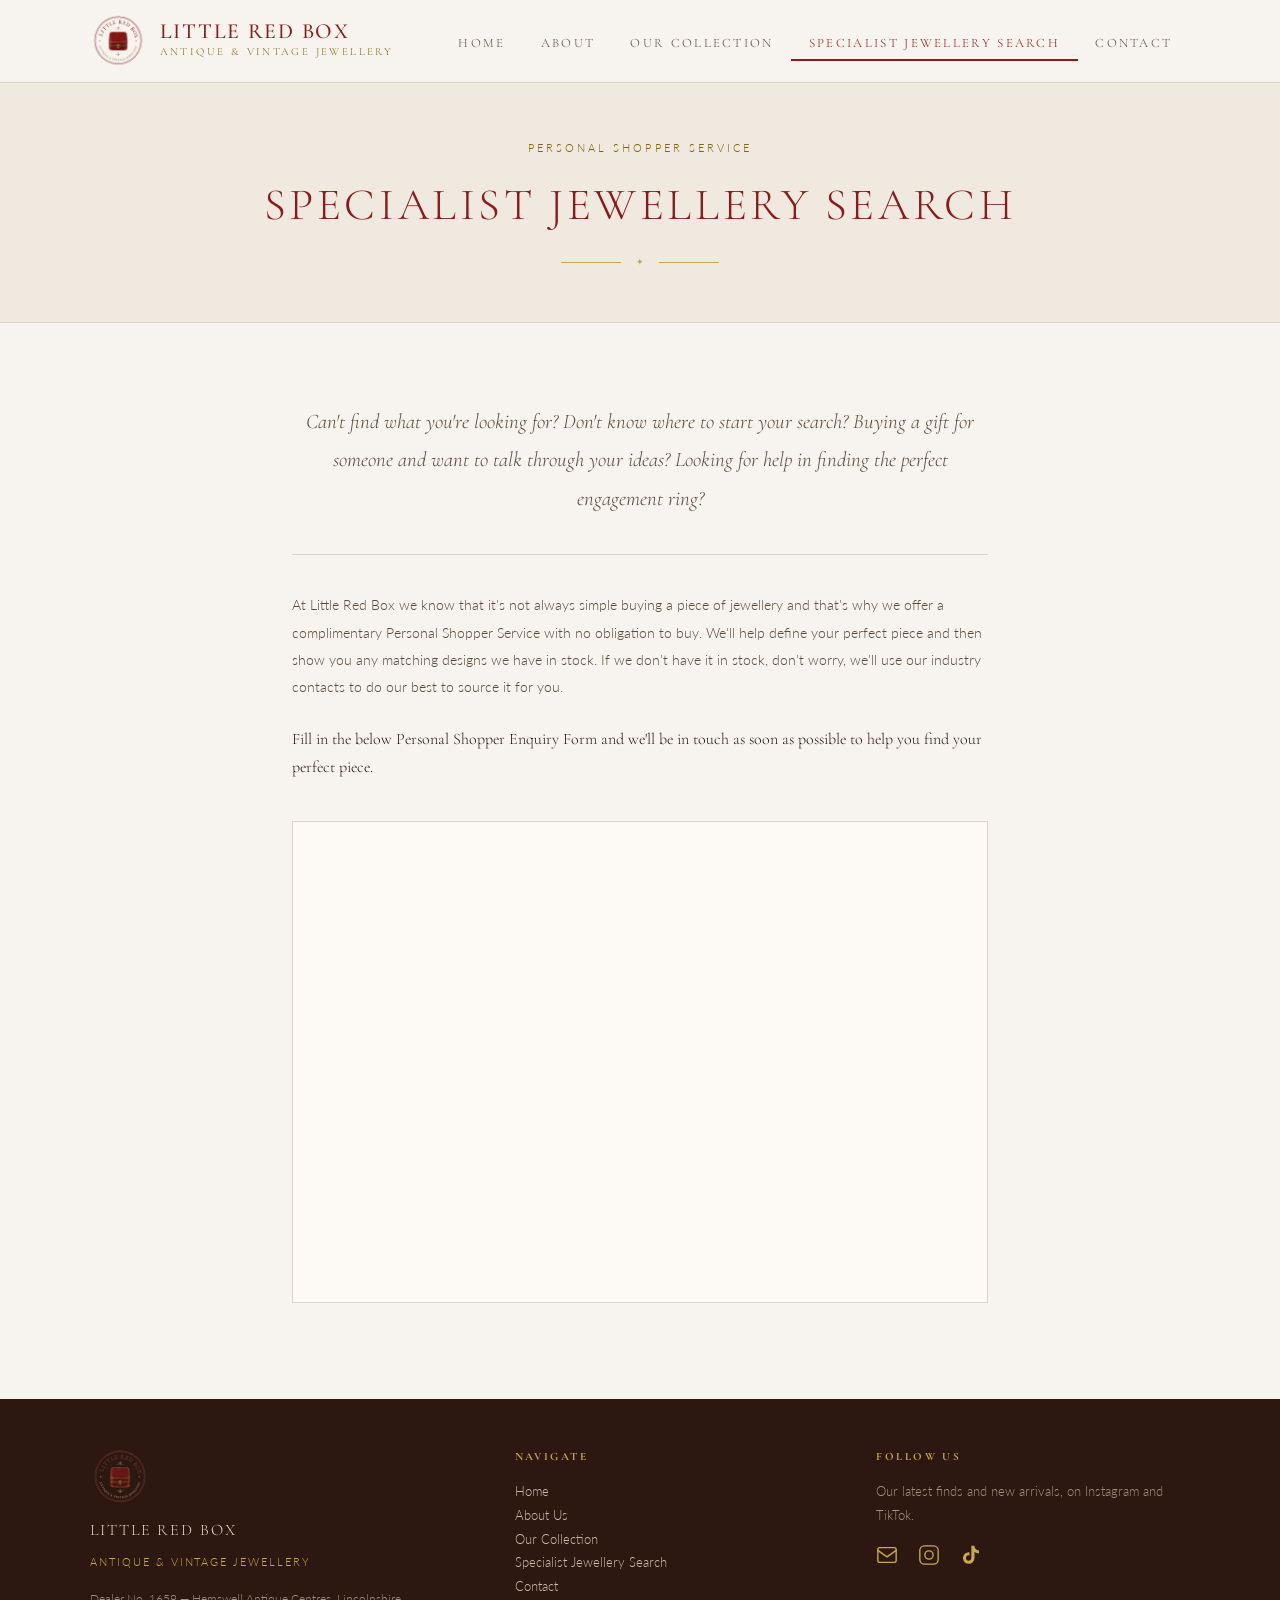
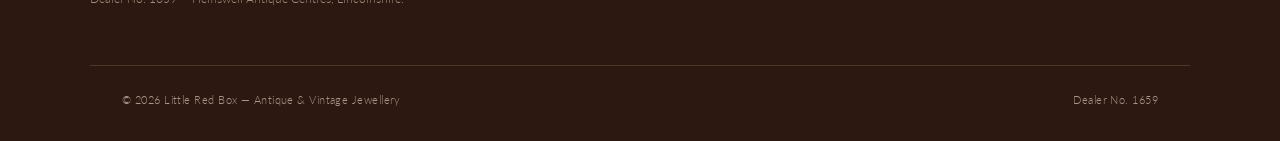
<file: search.html>
<!DOCTYPE html>
<html lang="en-GB">
<head>
  <meta charset="UTF-8">
  <meta name="viewport" content="width=device-width, initial-scale=1.0">
  <title>Specialist Jewellery Search — Little Red Box</title>
  <meta name="description" content="Can&#x27;t find the perfect piece? Our complimentary Personal Shopper Service helps you find antique and vintage jewellery, from engagement rings to gifts.">
  <link rel="canonical" href="https://littleredbox.co.uk/search">
  <meta name="theme-color" content="#F7F3EE">
  <link rel="icon" type="image/png" sizes="32x32" href="assets/favicon-32.png">
  <link rel="apple-touch-icon" href="assets/apple-touch-icon.png">

  <meta property="og:type" content="website">
  <meta property="og:site_name" content="Little Red Box">
  <meta property="og:locale" content="en_GB">
  <meta property="og:title" content="Specialist Jewellery Search — Little Red Box">
  <meta property="og:description" content="Can&#x27;t find the perfect piece? Our complimentary Personal Shopper Service helps you find antique and vintage jewellery, from engagement rings to gifts.">
  <meta property="og:url" content="https://littleredbox.co.uk/search">
  <meta property="og:image" content="https://littleredbox.co.uk/assets/og-image.jpg">
  <meta property="og:image:width" content="1200">
  <meta property="og:image:height" content="630">
  <meta property="og:image:alt" content="Little Red Box — Antique &amp; Vintage Jewellery logo">
  <meta name="twitter:card" content="summary_large_image">
  <link rel="preconnect" href="https://fonts.googleapis.com">
  <link rel="preconnect" href="https://fonts.gstatic.com" crossorigin>
  <link href="https://fonts.googleapis.com/css2?family=Cormorant+Garamond:ital,wght@0,300;0,400;0,500;0,600;1,300;1,400;1,500&family=Lato:wght@300;400&display=swap" rel="stylesheet">
  <link rel="stylesheet" href="styles.css">
  <style>
    /* ── PERSONAL SHOPPER ── */
    .shopper-section {
      max-width: 760px;
      margin: 0 auto;
      padding: 5rem 2rem 6rem;
    }

    .shopper-hook {
      font-family: 'Cormorant Garamond', serif;
      font-style: italic;
      font-size: clamp(1.1rem, 2.5vw, 1.3rem);
      color: var(--text-mid);
      line-height: 1.85;
      text-align: center;
      padding-bottom: 2.25rem;
      border-bottom: 1px solid var(--border);
      margin-bottom: 2.25rem;
    }

    .shopper-body {
      font-size: 0.88rem;
      color: var(--text-mid);
      line-height: 1.95;
      margin-bottom: 1.5rem;
    }

    .shopper-cta {
      font-family: 'Cormorant Garamond', serif;
      font-size: 1rem;
      color: var(--text-dark);
      line-height: 1.75;
      margin-bottom: 2.5rem;
    }

    .shopper-form-wrap {
      background-color: var(--card-bg);
      border: 1px solid var(--border);
      padding: 2.5rem;
    }

    .shopper-form-wrap iframe {
      display: block;
      width: 100%;
      border: none;
    }
  </style>
</head>
<body>

  <!-- ══ HEADER ══ -->
  <header class="site-header">
    <div class="header-inner">
      <a href="./" class="header-logo">
        <img src="assets/logo.png" alt="Little Red Box">
        <div class="header-logo-text">
          <span class="brand">Little Red Box</span>
          <span class="tagline">Antique &amp; Vintage Jewellery</span>
        </div>
      </a>
      <button class="nav-toggle" aria-label="Menu" aria-expanded="false" aria-controls="site-nav"><span></span><span></span><span></span></button>
      <nav id="site-nav" aria-label="Main">
        <ul class="header-nav">
          <li><a href="./">Home</a></li>
          <li><a href="about">About</a></li>
          <li><a href="collection">Our Collection</a></li>
          <li><a href="search" class="active" aria-current="page">Specialist Jewellery Search</a></li>
          <li><a href="contact">Contact</a></li>
        </ul>
      </nav>
    </div>
  </header>

  <!-- ══ MAIN ══ -->
  <main>

    <div class="page-header">
      <p class="eyebrow">Personal Shopper Service</p>
      <h1>Specialist Jewellery Search</h1>
      <div class="ornament"><span>&#10022;</span></div>
    </div>

    <div class="shopper-section">

      <p class="shopper-hook">Can't find what you're looking for? Don't know where to start your search? Buying a gift for someone and want to talk through your ideas? Looking for help in finding the perfect engagement ring?</p>

      <p class="shopper-body">At Little Red Box we know that it's not always simple buying a piece of jewellery and that's why we offer a complimentary Personal Shopper Service with no obligation to buy. We'll help define your perfect piece and then show you any matching designs we have in stock. If we don't have it in stock, don't worry, we'll use our industry contacts to do our best to source it for you.</p>

      <p class="shopper-cta">Fill in the below Personal Shopper Enquiry Form and we'll be in touch as soon as possible to help you find your perfect piece.</p>

      <div class="shopper-form-wrap">
        <iframe
          data-tally-src="https://tally.so/embed/gDYq5D?alignLeft=1&hideTitle=1&transparentBackground=1&dynamicHeight=1&accentColor=8B1A1A"
          loading="lazy"
          width="100%"
          height="400"
          frameborder="0"
          marginheight="0"
          marginwidth="0"
          title="Personal Shopper Enquiry — Little Red Box">
        </iframe>
        <script>
          var d = document,
              w = "https://tally.so/widgets/embed.js",
              l = function () {
                if ("undefined" != typeof Tally) Tally.loadEmbeds();
                else d.querySelectorAll("[data-tally-src]:not([src])").forEach(function (e) {
                  e.src = e.dataset.tallySrc;
                });
              };
          if ("undefined" != typeof Tally) l();
          else if (d.querySelector('script[src="' + w + '"]') == null) {
            var s = d.createElement("script");
            s.src = w;
            s.onload = l;
            s.onerror = l;
            d.body.appendChild(s);
          }
        </script>
      </div>

    </div>

  </main>

  <!-- ══ FOOTER ══ -->
  <footer class="site-footer">
    <div class="footer-inner">
      <div class="footer-logo-col">
        <img src="assets/logo.png" alt="Little Red Box">
        <span class="f-brand">Little Red Box</span>
        <span class="f-tag">Antique &amp; Vintage Jewellery</span>
        <p class="f-copy">Dealer No. 1659 — Hemswell Antique Centres, Lincolnshire.</p>
      </div>
      <div class="footer-col">
        <h2>Navigate</h2>
        <p>
          <a href="./">Home</a><br>
          <a href="about">About Us</a><br>
          <a href="collection">Our Collection</a><br>
          <a href="search" aria-current="page">Specialist Jewellery Search</a><br>
          <a href="contact">Contact</a>
        </p>
      </div>
      <div class="footer-col">
        <h2>Follow Us</h2>
        <p>Our latest finds and new arrivals, on Instagram and TikTok.</p>
        <div class="social-links">
          <a href="contact" aria-label="Contact us">
            <svg xmlns="http://www.w3.org/2000/svg" viewBox="0 0 24 24" fill="none" stroke="currentColor" stroke-width="1.5" stroke-linecap="round" stroke-linejoin="round"><rect x="2" y="4" width="20" height="16" rx="2"/><path d="M2 7l10 7 10-7"/></svg>
          </a>
          <a href="https://www.instagram.com/little.red.box.jewellery?igsh=c3V3YnBmN3FnaTFx" target="_blank" rel="noopener" aria-label="Instagram (opens in new tab)">
            <svg xmlns="http://www.w3.org/2000/svg" viewBox="0 0 24 24" fill="none" stroke="currentColor" stroke-width="1.5" stroke-linecap="round" stroke-linejoin="round"><rect x="2" y="2" width="20" height="20" rx="5" ry="5"/><circle cx="12" cy="12" r="4.5"/><circle cx="17.5" cy="6.5" r="0.5" fill="currentColor" stroke="none"/></svg>
          </a>
          <a href="https://www.tiktok.com/@little.red.box.jewellery?_r=1&_t=ZN-96BzA6Npfcc" target="_blank" rel="noopener" aria-label="TikTok (opens in new tab)">
            <svg xmlns="http://www.w3.org/2000/svg" viewBox="0 0 24 24" fill="currentColor"><path d="M19.59 6.69a4.83 4.83 0 01-3.77-4.25V2h-3.45v13.67a2.89 2.89 0 01-2.88 2.5 2.89 2.89 0 01-2.89-2.89 2.89 2.89 0 012.89-2.89c.28 0 .54.04.79.1V9.01a6.27 6.27 0 00-.79-.05 6.34 6.34 0 00-6.34 6.34 6.34 6.34 0 006.34 6.34 6.34 6.34 0 006.33-6.34V8.77a8.27 8.27 0 004.84 1.55V6.88a4.85 4.85 0 01-1.07-.19z"/></svg>
          </a>
        </div>
      </div>
    </div>
    <div class="footer-bottom container">
      <span>© 2026 Little Red Box — Antique &amp; Vintage Jewellery</span>
      <span>Dealer No. 1659</span>
    </div>
  </footer>

  <script src="main.js"></script>
</body>
</html>
</file>
<file: styles.css>
/* ─── RESET & TOKENS ──────────────────────────────── */
*, *::before, *::after { box-sizing: border-box; margin: 0; padding: 0; }

:root {
  --crimson:    #8B1A1A;
  --crimson-d:  #6A1212;
  --gold:       #84610A;
  --gold-l:     #C9A84C;
  --cream:      #F7F3EE;
  --parchment:  #EFE9DF;
  --card-bg:    #FDFAF6;
  --border:     #E0D5C5;
  --text-dark:  #2C1810;
  --text-mid:   #5A4A3A;
  --text-light: #6E5E4E;
}

html { scroll-behavior: smooth; }

:focus-visible {
  outline: 2px solid var(--crimson);
  outline-offset: 3px;
}

.site-footer :focus-visible { outline-color: var(--gold-l); }

body {
  font-family: 'Lato', sans-serif;
  font-weight: 300;
  background-color: var(--cream);
  color: var(--text-dark);
  line-height: 1.7;
  min-height: 100vh;
  display: flex;
  flex-direction: column;
}

main { flex: 1; }

/* ─── HEADER ──────────────────────────────────────── */
.site-header {
  background-color: var(--cream);
  border-bottom: 1px solid var(--border);
  position: sticky;
  top: 0;
  z-index: 100;
  padding: 0 2rem;
}

.header-inner {
  max-width: 1100px;
  margin: 0 auto;
  display: flex;
  align-items: center;
  justify-content: space-between;
  gap: 2rem;
  padding: 0.8rem 0;
}

.header-logo {
  display: flex;
  align-items: center;
  gap: 0.85rem;
  text-decoration: none;
  flex-shrink: 0;
}

.header-logo img {
  height: 56px;
  width: 56px;
  object-fit: contain;
}

.header-logo-text .brand {
  display: block;
  font-family: 'Cormorant Garamond', serif;
  font-size: 1.35rem;
  font-weight: 500;
  letter-spacing: 0.08em;
  color: var(--crimson);
  text-transform: uppercase;
  line-height: 1.1;
}

.header-logo-text .tagline {
  display: block;
  font-family: 'Cormorant Garamond', serif;
  font-size: 0.68rem;
  letter-spacing: 0.22em;
  color: var(--gold);
  text-transform: uppercase;
}

.header-nav {
  display: flex;
  list-style: none;
  gap: 0;
}

.header-nav a {
  font-family: 'Cormorant Garamond', serif;
  font-size: 0.8rem;
  letter-spacing: 0.18em;
  text-transform: uppercase;
  color: var(--text-mid);
  text-decoration: none;
  padding: 0.5rem 1.1rem;
  border-bottom: 2px solid transparent;
  transition: color 0.2s, border-color 0.2s;
  white-space: nowrap;
}

.header-nav a:hover,
.header-nav a.active {
  color: var(--crimson);
  border-bottom-color: var(--crimson);
}


/* ─── PAGE HEADER (inner pages) ───────────────────── */
.page-header {
  background-color: var(--parchment);
  border-bottom: 1px solid var(--border);
  text-align: center;
  padding: 3.5rem 2rem 3rem;
}

.page-header .eyebrow {
  font-size: 0.68rem;
  letter-spacing: 0.28em;
  text-transform: uppercase;
  color: var(--gold);
  margin-bottom: 0.6rem;
}

.page-header h1 {
  font-family: 'Cormorant Garamond', serif;
  font-size: clamp(1.8rem, 4vw, 2.8rem);
  font-weight: 300;
  color: var(--crimson);
  letter-spacing: 0.08em;
  text-transform: uppercase;
  margin-bottom: 0.75rem;
}

.ornament {
  display: flex;
  align-items: center;
  justify-content: center;
  gap: 0.9rem;
  color: var(--gold-l);
  margin: 0.25rem 0;
}

.ornament::before,
.ornament::after {
  content: '';
  display: block;
  width: 60px;
  height: 1px;
  background-color: var(--gold-l);
}

.ornament span { font-size: 0.55rem; letter-spacing: 0.05em; }

/* ─── FOOTER ──────────────────────────────────────── */
.site-footer {
  background-color: var(--text-dark);
  color: #C9BAA8;
  padding: 3rem 2rem 2rem;
  margin-top: auto;
}

.footer-inner {
  max-width: 1100px;
  margin: 0 auto;
  display: grid;
  grid-template-columns: 1.2fr 1fr 1fr;
  gap: 3rem;
}

.footer-logo-col { display: flex; flex-direction: column; gap: 0.6rem; }

.footer-logo-col img {
  height: 60px;
  width: 60px;
  object-fit: contain;
  filter: brightness(0.85) sepia(0.15);
}

.footer-logo-col .f-brand {
  font-family: 'Cormorant Garamond', serif;
  font-size: 1rem;
  letter-spacing: 0.12em;
  text-transform: uppercase;
  color: #E8D8C4;
}

.footer-logo-col .f-tag {
  font-size: 0.68rem;
  letter-spacing: 0.18em;
  text-transform: uppercase;
  color: var(--gold-l);
}

.footer-logo-col .f-copy {
  font-size: 0.78rem;
  color: #A08F7D;
  margin-top: 0.4rem;
  line-height: 1.7;
}

.footer-col h2 {
  font-family: 'Cormorant Garamond', serif;
  font-size: 0.7rem;
  letter-spacing: 0.22em;
  text-transform: uppercase;
  color: var(--gold-l);
  margin-bottom: 0.9rem;
}

.footer-col p,
.footer-col address {
  font-style: normal;
  font-size: 0.8rem;
  line-height: 1.85;
  color: #A08F7D;
}

.footer-col a {
  color: #C9BAA8;
  text-decoration: none;
  transition: color 0.2s;
}

.footer-col a:hover { color: var(--gold-l); }

.footer-col .social-links { margin-top: 1rem; }
.footer-col .social-links a { color: var(--gold-l); }
.footer-col .social-links a:hover { color: #E8D8C4; }

.site-footer .footer-bottom {
  max-width: 1100px;
  margin: 3.5rem auto 0;
  padding-top: 1.5rem;
  border-top: 1px solid #4A3A2A;
  display: flex;
  align-items: center;
  justify-content: space-between;
  font-size: 0.7rem;
  color: #A8978A;
  letter-spacing: 0.04em;
}

/* ─── SOCIAL LINKS ──────────────────────────────── */
.social-links {
  display: flex;
  gap: 1.25rem;
}

.social-links a {
  color: var(--gold);
  transition: color 0.2s;
  line-height: 0;
}

.social-links a:hover { color: var(--crimson); }

.social-links svg {
  width: 22px;
  height: 22px;
}

/* ─── UTILITIES ───────────────────────────────────── */
/* Read by screen readers, not shown on screen */
.visually-hidden {
  position: absolute;
  width: 1px;
  height: 1px;
  padding: 0;
  margin: -1px;
  overflow: hidden;
  clip: rect(0, 0, 0, 0);
  white-space: nowrap;
  border: 0;
}

.container {
  max-width: 1100px;
  margin: 0 auto;
  padding: 0 2rem;
}

.btn {
  display: inline-block;
  font-family: 'Cormorant Garamond', serif;
  font-size: 0.75rem;
  letter-spacing: 0.22em;
  text-transform: uppercase;
  text-decoration: none;
  padding: 0.75rem 2rem;
  border: 1px solid currentColor;
  transition: background 0.25s, color 0.25s;
  cursor: pointer;
}

.btn-primary {
  color: #fff;
  background-color: var(--crimson);
  border-color: var(--crimson);
}

.btn-primary:hover {
  background-color: var(--crimson-d);
  border-color: var(--crimson-d);
}

.btn-outline {
  color: var(--crimson);
  background-color: transparent;
  border-color: var(--crimson);
}

.btn-outline:hover {
  background-color: var(--crimson);
  color: #fff;
}

.btn-gold {
  color: var(--gold);
  background-color: transparent;
  border-color: var(--gold-l);
}

.btn-gold:hover {
  background-color: var(--gold);
  color: #fff;
  border-color: var(--gold);
}

/* ─── RESPONSIVE ──────────────────────────────────── */
@media (max-width: 820px) {
  .footer-inner { grid-template-columns: 1fr 1fr; }
}

@media (max-width: 600px) {
  .footer-inner { grid-template-columns: 1fr; gap: 2rem; }
  .footer-bottom { flex-direction: column; gap: 0.5rem; text-align: center; }
}

/* ─── HAMBURGER / MOBILE NAV ──────────────────────── */
.nav-toggle {
  display: none;
  flex-direction: column;
  justify-content: center;
  gap: 6px;
  background: none;
  border: none;
  cursor: pointer;
  padding: 0.3rem;
}

.nav-toggle span {
  display: block;
  width: 22px;
  height: 1px;
  background-color: var(--text-dark);
  transition: transform 0.3s ease, opacity 0.3s ease;
}

.site-header.nav-open .nav-toggle span:nth-child(1) {
  transform: translateY(7px) rotate(45deg);
}
.site-header.nav-open .nav-toggle span:nth-child(2) {
  opacity: 0;
  transform: scaleX(0);
}
.site-header.nav-open .nav-toggle span:nth-child(3) {
  transform: translateY(-7px) rotate(-45deg);
}

@media (max-width: 899px) {
  .nav-toggle { display: flex; }

  .header-inner { flex-wrap: wrap; align-items: center; gap: 0; }

  .header-logo { flex: 1; }

  .site-header nav {
    flex: 0 0 100%;
    max-height: 0;
    overflow: hidden;
    /* visibility keeps the closed menu out of the tab order and screen readers;
       it flips after the collapse animation finishes */
    visibility: hidden;
    transition: max-height 0.35s ease, border-color 0.1s, visibility 0s linear 0.35s;
    border-top: 1px solid transparent;
  }

  .site-header.nav-open nav {
    max-height: 500px;
    border-top-color: var(--border);
    visibility: visible;
    transition: max-height 0.35s ease, border-color 0.1s, visibility 0s;
  }

  .header-nav {
    flex-direction: column;
    width: 100%;
    padding: 0.5rem 0;
  }

  .header-nav li { width: 100%; }

  .header-nav a {
    display: block;
    padding: 0.85rem 1.5rem;
    border-bottom: 1px solid var(--border);
    font-size: 0.78rem;
  }

  .header-nav li:last-child a { border-bottom: none; }

  .header-nav a:hover,
  .header-nav a.active {
    background-color: var(--parchment);
    border-bottom-color: var(--border);
  }
}

@media (max-width: 400px) {
  .header-logo img { height: 38px; width: 38px; }
  .header-logo-text .brand { font-size: 1rem; }
  .header-logo-text .tagline { font-size: 0.58rem; letter-spacing: 0.12em; }
}
</file>
